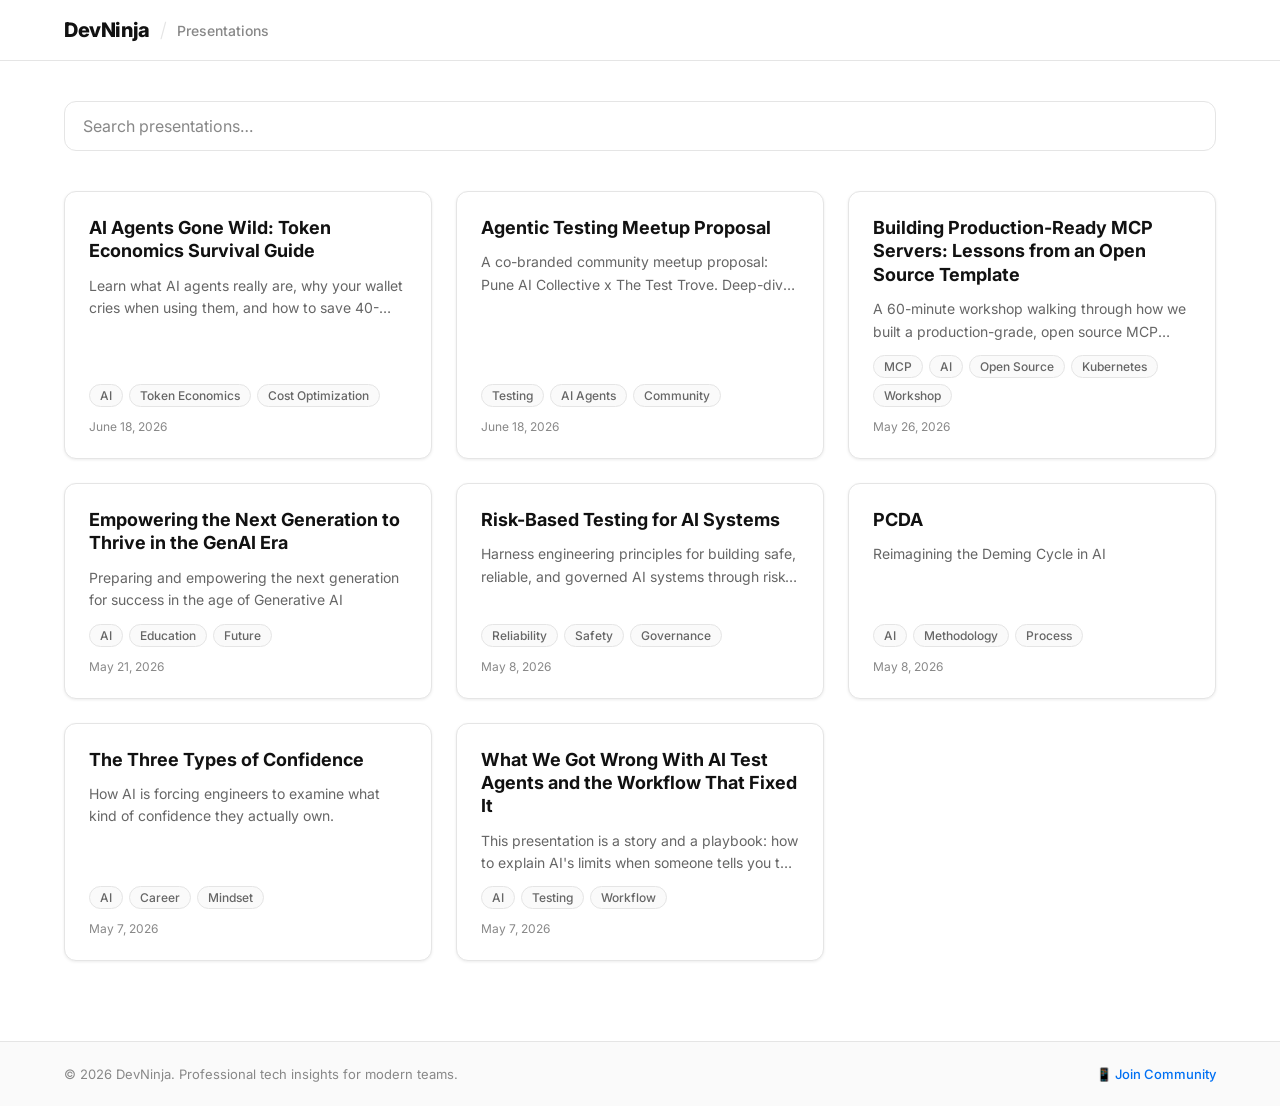
<file: index.html>
<!DOCTYPE html>
<html lang="en">
<head>
  <meta charset="UTF-8">
  <meta name="viewport" content="width=device-width, initial-scale=1.0">
  <title>Presentations · DevNinja</title>
  <meta name="description" content="Technical presentations from DevNinja on AI, engineering, and modern software development.">
  <link rel="preconnect" href="https://fonts.googleapis.com">
  <link rel="preconnect" href="https://fonts.gstatic.com" crossorigin>
  <link href="https://fonts.googleapis.com/css2?family=Inter:wght@400;500;600;700;800&display=swap" rel="stylesheet">
  <link rel="stylesheet" href="assets/css/style.css">
</head>
<body>

<header class="header">
  <div class="header-inner">
    <a href="https://devninja.in" class="logo">DevNinja</a>
    <span class="logo-sep">/</span>
    <span class="site-name">Presentations</span>
  </div>
</header>

<main class="main">
  <div class="search-wrap">
    <input
      class="search-input"
      type="search"
      id="search"
      placeholder="Search presentations…"
      autocomplete="off"
      aria-label="Search presentations"
    >
  </div>
  <div class="card-grid" id="grid"></div>
  <div class="empty" id="empty">No presentations found.</div>
</main>

<footer class="footer">
  <div class="footer-inner">
    <span>© 2026 DevNinja. Professional tech insights for modern teams.</span>
    <a
      class="footer-link"
      href="https://whatsapp.com/channel/0029Va4bjZE3wtb3J2FWPr2V"
      target="_blank"
      rel="noopener noreferrer"
    >📱 Join Community</a>
  </div>
</footer>

<script>
  const grid = document.getElementById('grid');
  const empty = document.getElementById('empty');
  const search = document.getElementById('search');
  let all = [];

  function esc(s) {
    return String(s)
      .replace(/&/g, '&amp;')
      .replace(/</g, '&lt;')
      .replace(/>/g, '&gt;')
      .replace(/"/g, '&quot;');
  }

  function formatDate(iso) {
    return new Date(iso + 'T00:00:00').toLocaleDateString('en-US', {
      year: 'numeric', month: 'long', day: 'numeric'
    });
  }

  function render(items) {
    grid.innerHTML = items.map(p => `
      <a class="card" href="/${esc(p.slug)}/">
        <div class="card-title">${esc(p.title)}</div>
        <div class="card-desc">${esc(p.description)}</div>
        <div class="card-tags">${p.tags.map(t => `<span class="tag">${esc(t)}</span>`).join('')}</div>
        <div class="card-date">${formatDate(p.date)}</div>
      </a>
    `).join('');
    empty.classList.toggle('visible', items.length === 0);
  }

  function filter(q) {
    const t = q.toLowerCase().trim();
    if (!t) return all;
    return all.filter(p =>
      p.title.toLowerCase().includes(t) ||
      p.description.toLowerCase().includes(t) ||
      p.tags.some(tag => tag.toLowerCase().includes(t))
    );
  }

  search.addEventListener('input', e => render(filter(e.target.value)));

  fetch('presentations.json')
    .then(r => { if (!r.ok) throw new Error(r.status); return r.json(); })
    .then(data => {
      all = data.sort((a, b) => b.date.localeCompare(a.date));
      render(all);
    })
    .catch(err => {
      console.error('Failed to load presentations:', err);
      empty.classList.add('visible');
    });
</script>

</body>
</html>
</file>
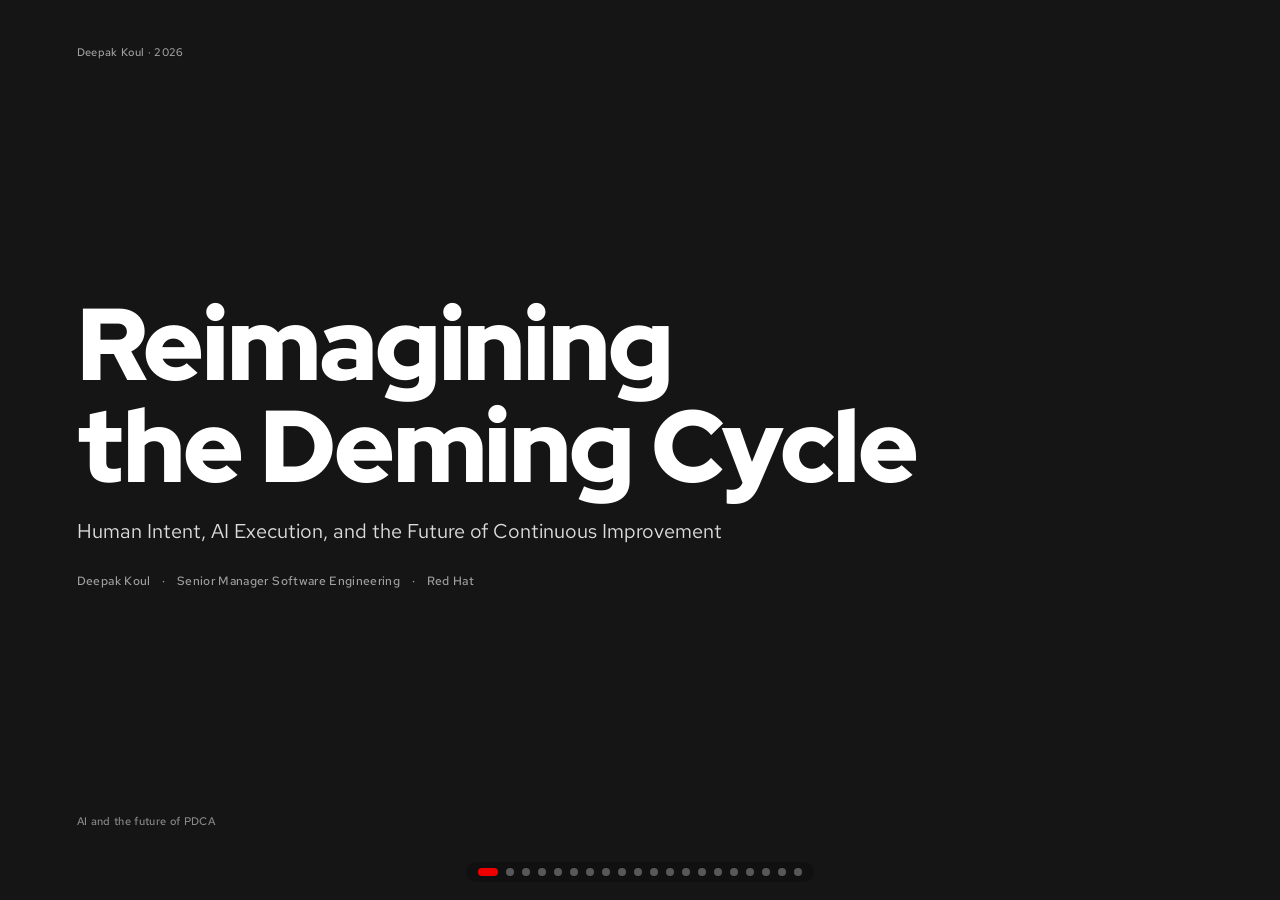
<file: pcda/index.html>
<!DOCTYPE html>
<html lang="en">
<head>
<meta charset="UTF-8">
<meta name="viewport" content="width=device-width, initial-scale=1.0">
<title>Reimagining the Deming Cycle for the AI Era · Red Hat</title>
<link rel="preconnect" href="https://fonts.googleapis.com">
<link rel="preconnect" href="https://fonts.gstatic.com" crossorigin>
<link href="https://fonts.googleapis.com/css2?family=Red+Hat+Display:wght@400;500;600;700;800;900&family=Red+Hat+Text:wght@400;500;600;700&display=swap" rel="stylesheet">
<style>
:root{
  --ink:#151515;--ink-rgb:21,21,21;
  --paper:#ffffff;--paper-rgb:255,255,255;
  --rh-red:#ee0000;--rh-red-rgb:238,0,0;--rh-red-light:#ff442b;
  --display:"Red Hat Display",sans-serif;
  --text:"Red Hat Text",sans-serif;
}
*{box-sizing:border-box;margin:0;padding:0}
html,body{width:100%;height:100%;overflow:hidden;background:var(--ink);color:var(--paper);font-family:var(--text);-webkit-font-smoothing:antialiased}
canvas.bg{position:fixed;inset:0;width:100vw;height:100vh;z-index:0;display:block;transition:opacity 1.2s ease}
canvas#bg-light{opacity:0}
canvas#bg-dark{opacity:1}
body.light-bg canvas#bg-light{opacity:1}
body.light-bg canvas#bg-dark{opacity:0}
#deck{position:fixed;inset:0;width:10000vw;height:100vh;display:flex;flex-wrap:nowrap;transition:transform .9s cubic-bezier(.77,0,.175,1);z-index:10;will-change:transform}
.slide{width:100vw;height:100vh;flex:0 0 100vw;position:relative;padding:5vh 6vw 8vh 6vw;display:flex;flex-direction:column;overflow:hidden}
.slide.light{color:var(--ink);background:var(--paper)}
.slide.dark{color:var(--paper);background:var(--ink)}
.slide::before{content:"";position:absolute;inset:0;z-index:-1;pointer-events:none;transition:background .7s ease}
.slide.light::before{background:rgba(var(--paper-rgb),.85)}
.slide.dark::before{background:rgba(var(--ink-rgb),.85)}
.slide.hero.light::before{background:rgba(var(--paper-rgb),.2)}
.slide.hero.dark::before{background:rgba(var(--ink-rgb),.15)}
.chrome{display:flex;justify-content:space-between;font-family:var(--text);font-weight:500;font-size:11px;letter-spacing:.03em;opacity:.6;margin-bottom:3vh}
.foot{margin-top:auto;display:flex;justify-content:space-between;font-family:var(--text);font-weight:500;font-size:11px;letter-spacing:.03em;opacity:.5;padding-top:2vh}
.frame{flex:1;display:flex;flex-direction:column;min-height:0}
.h-hero{font-family:var(--display);font-weight:900;font-size:8vw;line-height:1;letter-spacing:-.02em}
.h-xl{font-family:var(--display);font-weight:700;font-size:5vw;line-height:1.1;letter-spacing:-.01em}
.h-md{font-family:var(--display);font-weight:600;font-size:2vw;line-height:1.25}
.lead{font-family:var(--text);font-weight:400;font-size:1.6vw;line-height:1.5;opacity:.85;margin-top:2vh}
.body{font-family:var(--text);font-weight:400;font-size:1.1vw;line-height:1.6;opacity:.8}
.meta-row{display:flex;gap:1em;font-family:var(--text);font-weight:500;font-size:.9vw;letter-spacing:.03em;opacity:.6;margin-top:3vh}
.grid-4{display:grid;grid-template-columns:repeat(2,1fr);gap:2vh 3vw;flex:1;align-content:start;margin-top:3vh}
.grid-3{display:grid;grid-template-columns:repeat(3,1fr);gap:2vh 3vw;flex:1;align-content:start;margin-top:3vh}
.grid-2{display:grid;grid-template-columns:1fr 1fr;gap:3vw;flex:1;align-content:start;margin-top:3vh}
.card{padding:2vh 1.5vw;background:rgba(127,127,127,.08);border-radius:4px}
.card .t{font-family:var(--display);font-weight:600;font-size:1.4vw;margin-bottom:.8vh}
.card .d{font-family:var(--text);font-size:1vw;line-height:1.5;opacity:.75}
.stat{padding:1.5vh 0;border-top:1px solid rgba(127,127,127,.25)}
.stat .n{font-family:var(--display);font-weight:800;font-size:4vw;letter-spacing:-.02em;color:var(--rh-red)}
.slide.dark .stat .n{color:var(--rh-red-light)}
.stat .l{font-family:var(--text);font-size:1vw;opacity:.7;margin-top:.5vh}
.callout{padding:2vh 2vw;border-left:3px solid var(--rh-red);background:rgba(127,127,127,.06);margin-top:2vh}
.callout .q{font-family:var(--display);font-weight:600;font-size:1.4vw;line-height:1.4}
.callout .src{font-family:var(--text);font-size:.9vw;opacity:.6;margin-top:1vh}
.rowline{display:grid;grid-template-columns:1fr 2fr;gap:2vw;padding:1.5vh 0;border-top:1px solid rgba(127,127,127,.2);align-items:center}
.rowline .k{font-family:var(--display);font-weight:700;font-size:1.3vw}
.rowline .v{font-family:var(--text);font-size:1vw;opacity:.8}
.accent{color:var(--rh-red)}
.slide.dark .accent{color:var(--rh-red-light)}
#nav{position:fixed;left:50%;bottom:2vh;transform:translateX(-50%);z-index:30;display:flex;gap:8px;padding:6px 12px;border-radius:999px;background:rgba(0,0,0,.2);backdrop-filter:blur(10px)}
#nav .dot{width:8px;height:8px;border-radius:50%;background:rgba(255,255,255,.3);cursor:pointer;transition:all .3s;border:0;padding:0}
#nav .dot.active{background:var(--rh-red);width:20px;border-radius:999px}
body.light-bg #nav{background:rgba(255,255,255,.3)}
body.light-bg #nav .dot{background:rgba(0,0,0,.2)}
body.light-bg #nav .dot.active{background:var(--rh-red)}
</style>
</head>
<body>
<canvas id="bg-dark" class="bg"></canvas>
<canvas id="bg-light" class="bg"></canvas>

<div id="deck">

<!-- SLIDE 1: Cover -->
<section class="slide hero dark">
  <div class="chrome"><div>Deepak Koul · 2026</div><div></div></div>
  <div class="frame" style="justify-content:center">
    <h1 class="h-hero">Reimagining<br>the Deming Cycle</h1>
    <p class="lead" style="max-width:55vw">Human Intent, AI Execution, and the Future of Continuous Improvement</p>
    <div class="meta-row">
      <span>Deepak Koul</span><span>·</span><span>Senior Manager Software Engineering</span><span>·</span><span>Red Hat</span>
    </div>
  </div>
  <div class="foot"><div>AI and the future of PDCA</div><div></div></div>
</section>

<!-- SLIDE 2: What is PDCA -->
<section class="slide light">
  <div class="chrome"><div>Foundations</div><div>01 / 20</div></div>
  <div class="frame">
    <h2 class="h-xl">Plan-Do-Check-Act</h2>
    <p class="lead" style="max-width:60vw">The Deming Cycle: improvement through experimentation, observation, learning, and adjustment.</p>
    <div class="grid-4">
      <div class="card"><div class="t">Plan</div><div class="d">Define a change or experiment. Identify what to improve and how to measure success.</div></div>
      <div class="card"><div class="t">Do</div><div class="d">Execute the change. Implement on a small scale to test the hypothesis.</div></div>
      <div class="card"><div class="t">Check</div><div class="d">Examine outcomes and learn. Did the change produce expected results?</div></div>
      <div class="card"><div class="t">Act</div><div class="d">Standardize improvements or adjust direction. Iterate and begin again.</div></div>
    </div>
  </div>
  <div class="foot"><div>The universal feedback loop</div><div>Foundations</div></div>
</section>

<!-- SLIDE 3: Deming's Legacy -->
<section class="slide dark">
  <div class="chrome"><div>History</div><div>02 / 20</div></div>
  <div class="frame">
    <h2 class="h-xl">W. Edwards Deming</h2>
    <p class="lead" style="max-width:55vw">Systems thinking, statistical quality control, and continuous improvement through experimentation.</p>
    <div class="grid-2" style="margin-top:4vh">
      <div>
        <p class="body">His ideas profoundly influenced post-war Japanese manufacturing, especially Toyota. These principles shaped Lean manufacturing, which later influenced Agile software development.</p>
        <div class="callout" style="margin-top:3vh">
          <div class="q">"In God we trust. All others must bring data."</div>
          <div class="src">— W. Edwards Deming</div>
        </div>
      </div>
      <div>
        <div class="stat"><div class="n">1950s</div><div class="l">Toyota Production System emerges</div></div>
        <div class="stat"><div class="n">2001</div><div class="l">Agile Manifesto published</div></div>
      </div>
    </div>
  </div>
  <div class="foot"><div>The intellectual roots of iteration</div><div>History</div></div>
</section>

<!-- SLIDE 4: PDCA to Agile -->
<section class="slide light">
  <div class="chrome"><div>Connection</div><div>03 / 20</div></div>
  <div class="frame">
    <h2 class="h-xl">PDCA Became Agile</h2>
    <p class="lead" style="max-width:55vw">The resemblance is not accidental.</p>
    <div class="grid-2" style="margin-top:3vh">
      <div>
        <div class="h-md" style="margin-bottom:2vh;opacity:.6">Deming Cycle</div>
        <div class="rowline"><div class="k">Plan</div><div class="v">Define a change or experiment</div></div>
        <div class="rowline"><div class="k">Do</div><div class="v">Execute the change</div></div>
        <div class="rowline"><div class="k">Study</div><div class="v">Examine outcomes and learn</div></div>
        <div class="rowline"><div class="k">Act</div><div class="v">Standardize or adjust</div></div>
      </div>
      <div>
        <div class="h-md" style="margin-bottom:2vh;opacity:.6">Agile Sprint</div>
        <div class="rowline"><div class="k">Planning</div><div class="v">Sprint planning session</div></div>
        <div class="rowline"><div class="k">Build</div><div class="v">Development and testing</div></div>
        <div class="rowline"><div class="k">Review</div><div class="v">Sprint review and retrospective</div></div>
        <div class="rowline"><div class="k">Adapt</div><div class="v">Process and backlog adjustment</div></div>
      </div>
    </div>
  </div>
  <div class="foot"><div>Knowledge emerges through iteration</div><div>Connection</div></div>
</section>

<!-- SLIDE 5: Divider - AI Shift -->
<section class="slide hero light">
  <div class="chrome"><div>Act II</div><div>04 / 20</div></div>
  <div class="frame" style="justify-content:center">
    <h1 class="h-hero">The AI Shift</h1>
    <p class="lead" style="max-width:50vw">What changes when execution becomes cheap and analysis becomes instant?</p>
  </div>
  <div class="foot"><div></div><div></div></div>
</section>

<!-- SLIDE 6: Old Costs -->
<section class="slide dark">
  <div class="chrome"><div>The Problem</div><div>05 / 20</div></div>
  <div class="frame">
    <h2 class="h-xl">Experimentation Was Expensive</h2>
    <p class="lead" style="max-width:55vw">Every step in the improvement loop required human effort, coordination, and time.</p>
    <div class="grid-4">
      <div class="card"><div class="t">Execute tests manually</div><div class="d">Engineers wrote, ran, and monitored every experiment by hand.</div></div>
      <div class="card"><div class="t">Analyze data manually</div><div class="d">Results required human interpretation, often days or weeks later.</div></div>
      <div class="card"><div class="t">Coordinate communication</div><div class="d">Sharing findings required meetings, documents, and alignment.</div></div>
      <div class="card"><div class="t">Apply changes manually</div><div class="d">Every improvement had to be implemented step by step.</div></div>
    </div>
  </div>
  <div class="foot"><div>The feedback loop was measured in weeks, not seconds</div><div>Legacy</div></div>
</section>

<!-- SLIDE 7: AI Capabilities -->
<section class="slide light">
  <div class="chrome"><div>The Solution</div><div>06 / 20</div></div>
  <div class="frame">
    <h2 class="h-xl">What AI Systems Can Do Now</h2>
    <p class="lead" style="max-width:55vw">AI dramatically compresses the cost of iteration.</p>
    <div class="grid-4">
      <div class="card"><div class="t">Code generation</div><div class="d">Generate, test, and refactor code autonomously</div></div>
      <div class="card"><div class="t">Pattern detection</div><div class="d">Analyze patterns and detect anomalies at scale</div></div>
      <div class="card"><div class="t">Process optimization</div><div class="d">Optimize workflows and recommend changes</div></div>
      <div class="card"><div class="t">Continuous monitoring</div><div class="d">Monitor outcomes and adapt in real-time</div></div>
    </div>
  </div>
  <div class="foot"><div>The economics of iteration have changed</div><div>AI Capabilities</div></div>
</section>

<!-- SLIDE 8: The New Model -->
<section class="slide hero dark">
  <div class="chrome"><div>The Thesis</div><div>07 / 20</div></div>
  <div class="frame" style="justify-content:center">
    <h1 class="h-hero" style="font-size:6vw">Human Intent,<br>AI Execution</h1>
    <div class="grid-4" style="max-width:80vw;margin-top:4vh">
      <div class="stat"><div class="n">Plan</div><div class="l">Human — Define intent and strategy</div></div>
      <div class="stat"><div class="n">Do</div><div class="l">AI — Execute at machine speed</div></div>
      <div class="stat"><div class="n">Study</div><div class="l">Human — Interpret and understand</div></div>
      <div class="stat"><div class="n">Act</div><div class="l">AI — Operationalize improvements</div></div>
    </div>
  </div>
  <div class="foot"><div>The cycle becomes dramatically faster</div><div></div></div>
</section>

<!-- SLIDE 9: Plan - Human Intent -->
<section class="slide light">
  <div class="chrome"><div>Deep Dive</div><div>08 / 20</div></div>
  <div class="frame">
    <h2 class="h-xl">Plan: Human Intent</h2>
    <p class="lead" style="max-width:55vw">Planning remains fundamentally human because it requires capabilities AI cannot replicate.</p>
    <div class="grid-4">
      <div class="card"><div class="t">Contextual understanding</div><div class="d">Grasping the full situation and its nuances</div></div>
      <div class="card"><div class="t">Ethical judgment</div><div class="d">Deciding what should vs. shouldn't be done</div></div>
      <div class="card"><div class="t">Strategic prioritization</div><div class="d">Choosing what matters most given constraints</div></div>
      <div class="card"><div class="t">Long-term thinking</div><div class="d">Considering consequences beyond the immediate</div></div>
    </div>
    <div class="callout"><div class="q">Humans determine: What matters. What success means. Which risks are acceptable.</div></div>
  </div>
  <div class="foot"><div>AI can assist, but humans define purpose</div><div>Plan</div></div>
</section>

<!-- SLIDE 10: Do - AI Execution -->
<section class="slide dark">
  <div class="chrome"><div>Deep Dive</div><div>09 / 20</div></div>
  <div class="frame">
    <h2 class="h-xl">Do: AI Execution</h2>
    <p class="lead" style="max-width:55vw">AI systems can execute changes at machine speed, running thousands of experiments in parallel.</p>
    <div class="grid-3">
      <div class="card"><div class="t">Speed</div><div class="d">Execute thousands of variations while humans complete one. Parallel experimentation at scale.</div></div>
      <div class="card"><div class="t">Consistency</div><div class="d">No fatigue, no variation, no human error. Every execution follows protocol precisely.</div></div>
      <div class="card"><div class="t">Scale</div><div class="d">Handle complexity that would overwhelm human teams. Coordinate across systems seamlessly.</div></div>
    </div>
  </div>
  <div class="foot"><div>Execution becomes a commodity</div><div>Do</div></div>
</section>

<!-- SLIDE 11: Study - Human Interpretation -->
<section class="slide light">
  <div class="chrome"><div>Deep Dive</div><div>10 / 20</div></div>
  <div class="frame">
    <h2 class="h-xl">Study: Human Interpretation</h2>
    <p class="lead" style="max-width:55vw">AI can surface patterns. Interpreting what they mean requires human judgment.</p>
    <div class="grid-2" style="margin-top:3vh">
      <div>
        <p class="body">Understanding why something worked or failed, and what it implies for strategy, remains distinctly human. Context, culture, and consequences all require human interpretation.</p>
        <div class="callout" style="margin-top:3vh">
          <div class="q">"Data tells you what. Humans understand why."</div>
          <div class="src">— The interpretation gap</div>
        </div>
      </div>
      <div>
        <div class="stat"><div class="n">Patterns</div><div class="l">AI provides: Correlations, anomalies, trends</div></div>
        <div class="stat"><div class="n">Meaning</div><div class="l">Humans provide: Interpretation, implications, decisions</div></div>
      </div>
    </div>
  </div>
  <div class="foot"><div>The gap between data and wisdom</div><div>Study</div></div>
</section>

<!-- SLIDE 12: Act - AI Operationalization -->
<section class="slide dark">
  <div class="chrome"><div>Deep Dive</div><div>11 / 20</div></div>
  <div class="frame">
    <h2 class="h-xl">Act: AI Operationalization</h2>
    <p class="lead" style="max-width:55vw">Once humans decide what to do, AI can operationalize those decisions at scale.</p>
    <div class="grid-4">
      <div class="card"><div class="t">Deploy changes</div><div class="d">Roll out improvements across systems automatically</div></div>
      <div class="card"><div class="t">Update documentation</div><div class="d">Keep processes and docs in sync with changes</div></div>
      <div class="card"><div class="t">Notify stakeholders</div><div class="d">Communicate changes to the right people</div></div>
      <div class="card"><div class="t">Monitor impact</div><div class="d">Track whether changes produce expected outcomes</div></div>
    </div>
  </div>
  <div class="foot"><div>Operationalization becomes seamless</div><div>Act</div></div>
</section>

<!-- SLIDE 13: Divider - But -->
<section class="slide hero light">
  <div class="chrome"><div>Act III</div><div>12 / 20</div></div>
  <div class="frame" style="justify-content:center">
    <h1 class="h-hero">But...</h1>
    <p class="lead" style="max-width:50vw">Speed alone does not guarantee wisdom.</p>
  </div>
  <div class="foot"><div></div><div></div></div>
</section>

<!-- SLIDE 14: Over-automation -->
<section class="slide dark">
  <div class="chrome"><div>Risk</div><div>13 / 20</div></div>
  <div class="frame">
    <h2 class="h-xl">The Over-Automation Trap</h2>
    <p class="lead" style="max-width:55vw">If AI handles all four stages, the cycle becomes a black box. The organization loses understanding.</p>
    <div class="grid-2" style="margin-top:3vh">
      <div>
        <p class="body">Without human involvement in planning and interpretation, organizations optimize for metrics without understanding context. They become faster at doing the wrong things.</p>
        <div class="callout" style="margin-top:3vh">
          <div class="q">"Automating without understanding is delegating responsibility without accountability."</div>
        </div>
      </div>
      <div>
        <div class="card" style="margin-bottom:2vh"><div class="t">Loss of agency</div><div class="d">Teams no longer understand why decisions are made</div></div>
        <div class="card"><div class="t">Blind optimization</div><div class="d">Maximizing metrics without understanding tradeoffs</div></div>
      </div>
    </div>
  </div>
  <div class="foot"><div>Faster is not always better</div><div>Risk</div></div>
</section>

<!-- SLIDE 15: Shallow Learning -->
<section class="slide light">
  <div class="chrome"><div>Risk</div><div>14 / 20</div></div>
  <div class="frame">
    <h2 class="h-xl">The Shallow Learning Trap</h2>
    <p class="lead" style="max-width:55vw">If AI executes improvements automatically, humans may never learn why certain changes work.</p>
    <div class="grid-2" style="margin-top:3vh">
      <div class="card">
        <div class="t">Deep Learning (Good)</div>
        <div class="d">Teams understand why things work. Knowledge transfers between people. Organization can adapt to new contexts. Judgment improves over time.</div>
      </div>
      <div class="card" style="opacity:.7">
        <div class="t">Shallow Learning (Danger)</div>
        <div class="d">AI improves metrics, humans don't know why. Knowledge stays in the system, not the team. Organization becomes dependent on tools. Human judgment atrophies.</div>
      </div>
    </div>
  </div>
  <div class="foot"><div>The difference between using AI and depending on AI</div><div>Risk</div></div>
</section>

<!-- SLIDE 16: Human Judgment -->
<section class="slide dark">
  <div class="chrome"><div>Principle</div><div>15 / 20</div></div>
  <div class="frame">
    <h2 class="h-xl">Preserving Human Judgment</h2>
    <p class="lead" style="max-width:55vw">Complex systems require judgment that AI cannot provide.</p>
    <div class="grid-3">
      <div class="card"><div class="t">Direction</div><div class="d">Deciding what to optimize for. Choosing which metrics matter. Defining success.</div></div>
      <div class="card"><div class="t">Guardrails</div><div class="d">Setting boundaries on what AI can do. Defining ethical limits. Preventing harmful optimization.</div></div>
      <div class="card"><div class="t">Override</div><div class="d">The ability to say no. To stop, reverse, or redirect when AI recommendations feel wrong.</div></div>
    </div>
  </div>
  <div class="foot"><div>Judgment cannot be delegated</div><div>Principle</div></div>
</section>

<!-- SLIDE 17: The Balance -->
<section class="slide hero dark">
  <div class="chrome"><div>Synthesis</div><div>16 / 20</div></div>
  <div class="frame" style="justify-content:center">
    <h1 class="h-hero" style="font-size:7vw">Finding<br>the Balance</h1>
    <p class="lead" style="max-width:55vw">The goal is not to remove humans from the loop. It's to put humans where they add the most value.</p>
    <div class="meta-row" style="margin-top:4vh">
      <span>Humans: Intent + Interpretation</span><span>·</span><span>AI: Execution + Operationalization</span>
    </div>
  </div>
  <div class="foot"><div>Not human or AI. Human with AI.</div><div></div></div>
</section>

<!-- SLIDE 18: Takeaways -->
<section class="slide light">
  <div class="chrome"><div>Summary</div><div>17 / 20</div></div>
  <div class="frame">
    <h2 class="h-xl">Key Takeaways</h2>
    <div style="margin-top:3vh">
      <div class="rowline"><div class="k" style="color:var(--rh-red)">01</div><div class="v">The Deming Cycle's core insight survives: improvement emerges through disciplined feedback loops.</div></div>
      <div class="rowline"><div class="k" style="color:var(--rh-red)">02</div><div class="v">AI changes the economics of iteration. Execution and analysis become cheaper and faster.</div></div>
      <div class="rowline"><div class="k" style="color:var(--rh-red)">03</div><div class="v">The new model: Humans own Plan and Study. AI owns Do and Act.</div></div>
      <div class="rowline"><div class="k" style="color:var(--rh-red)">04</div><div class="v">Guard against over-automation and shallow learning. Speed without wisdom is just faster failure.</div></div>
    </div>
  </div>
  <div class="foot"><div>The future of continuous improvement</div><div>Summary</div></div>
</section>

<!-- SLIDE 19: CTA -->
<section class="slide hero light">
  <div class="chrome"><div>Action</div><div>18 / 20</div></div>
  <div class="frame" style="justify-content:center">
    <h1 class="h-hero" style="font-size:5vw">In your team,<br>which parts of the cycle<br>should AI handle?</h1>
    <p class="lead" style="max-width:50vw">Start identifying the execution and operationalization tasks that don't require human judgment.</p>
  </div>
  <div class="foot"><div></div><div></div></div>
</section>

<!-- SLIDE 20: Close -->
<section class="slide hero dark">
  <div class="chrome"><div>Red Hat · 2026</div><div>20 / 20</div></div>
  <div class="frame" style="justify-content:center">
    <h1 class="h-hero">Questions?</h1>
    <div class="meta-row" style="margin-top:4vh">
      <span>Deepak Koul</span><span>·</span><span>Senior Manager Software Engineering</span><span>·</span><span>Red Hat</span>
    </div>
  </div>
  <div class="foot"><div>Reimagining the Deming Cycle for the AI Era</div><div></div></div>
</section>

</div>

<div id="nav"></div>

<script>
const VS=`attribute vec2 position;void main(){gl_Position=vec4(position,0.0,1.0);}`;
const FS_DARK=`precision highp float;uniform vec2 u_resolution;uniform float u_time;
void main(){vec2 uv=gl_FragCoord.xy/u_resolution.xy;vec3 col=vec3(0.08,0.08,0.08);
float n=sin(uv.x*10.0+u_time*0.5)*sin(uv.y*10.0+u_time*0.3)*0.02;
col+=n;gl_FragColor=vec4(col,1.0);}`;
const FS_LIGHT=`precision highp float;uniform vec2 u_resolution;uniform float u_time;
void main(){vec2 uv=gl_FragCoord.xy/u_resolution.xy;vec3 col=vec3(0.96,0.96,0.96);
float n=sin(uv.x*8.0+u_time*0.4)*sin(uv.y*8.0+u_time*0.2)*0.015;
col+=n;gl_FragColor=vec4(col,1.0);}`;
function bootGL(id,fs){const c=document.getElementById(id),gl=c.getContext('webgl');if(!gl)return()=>{};
const mk=(t,s)=>{const sh=gl.createShader(t);gl.shaderSource(sh,s);gl.compileShader(sh);return sh};
const p=gl.createProgram();gl.attachShader(p,mk(gl.VERTEX_SHADER,VS));gl.attachShader(p,mk(gl.FRAGMENT_SHADER,fs));
gl.linkProgram(p);gl.useProgram(p);const b=gl.createBuffer();gl.bindBuffer(gl.ARRAY_BUFFER,b);
gl.bufferData(gl.ARRAY_BUFFER,new Float32Array([-1,-1,1,-1,-1,1,-1,1,1,-1,1,1]),gl.STATIC_DRAW);
const pos=gl.getAttribLocation(p,'position');gl.enableVertexAttribArray(pos);gl.vertexAttribPointer(pos,2,gl.FLOAT,false,0,0);
const lR=gl.getUniformLocation(p,'u_resolution'),lT=gl.getUniformLocation(p,'u_time');
const resize=()=>{c.width=innerWidth;c.height=innerHeight;gl.viewport(0,0,c.width,c.height)};
addEventListener('resize',resize);resize();
return t=>{gl.uniform2f(lR,c.width,c.height);gl.uniform1f(lT,t);gl.drawArrays(gl.TRIANGLES,0,6)};}
const dD=bootGL('bg-dark',FS_DARK),dL=bootGL('bg-light',FS_LIGHT);
const t0=Date.now();(function loop(){const t=(Date.now()-t0)/1000;dD(t);dL(t);requestAnimationFrame(loop)})();
const deck=document.getElementById('deck'),slides=deck.querySelectorAll('.slide'),nav=document.getElementById('nav');
let idx=0,total=slides.length;deck.style.width=(total*100)+'vw';
slides.forEach((_,i)=>{const b=document.createElement('button');b.className='dot';b.onclick=()=>go(i);nav.appendChild(b)});
function go(n){idx=Math.max(0,Math.min(total-1,n));deck.style.transform=`translateX(${-idx*100}vw)`;
nav.querySelectorAll('.dot').forEach((d,i)=>d.classList.toggle('active',i===idx));
const th=slides[idx].classList.contains('light')?'light':'dark';document.body.classList.toggle('light-bg',th==='light');}
addEventListener('keydown',e=>{if(e.key==='ArrowRight'||e.key===' ')go(idx+1);if(e.key==='ArrowLeft')go(idx-1)});
let wa=0;addEventListener('wheel',e=>{wa+=e.deltaY;if(Math.abs(wa)>50){go(idx+(wa>0?1:-1));wa=0}},{passive:true});
go(0);
</script>
</body>
</html>
</file>
<file: assets/css/style.css>
:root {
  --tc-green: #00d084;
  --tc-blue: #0070f3;
  --text-primary: #111111;
  --text-secondary: #666666;
  --text-muted: #888888;
  --bg-primary: #ffffff;
  --bg-secondary: #fafafa;
  --border: #e5e5e5;
  --shadow-sm: 0 1px 3px rgba(0,0,0,.08);
  --shadow-md: 0 4px 12px rgba(0,0,0,.1);
  --radius-md: 12px;
  --radius-full: 9999px;
}

*, *::before, *::after { box-sizing: border-box; margin: 0; padding: 0; }

body {
  font-family: 'Inter', -apple-system, BlinkMacSystemFont, sans-serif;
  background: var(--bg-primary);
  color: var(--text-primary);
  -webkit-font-smoothing: antialiased;
}

/* ── Header ── */
.header {
  border-bottom: 1px solid var(--border);
  background: var(--bg-primary);
  position: sticky;
  top: 0;
  z-index: 10;
}
.header-inner {
  max-width: 1200px;
  margin: 0 auto;
  padding: 0 24px;
  height: 60px;
  display: flex;
  align-items: center;
  gap: 10px;
}
.logo {
  font-weight: 800;
  font-size: 20px;
  color: var(--text-primary);
  text-decoration: none;
  letter-spacing: -.02em;
}
.logo:hover { color: var(--tc-green); }
.logo-sep { color: var(--border); font-weight: 300; font-size: 20px; }
.site-name { font-size: 14px; font-weight: 500; color: var(--text-muted); }

/* ── Main ── */
.main {
  max-width: 1200px;
  margin: 0 auto;
  padding: 40px 24px 80px;
}

/* ── Search ── */
.search-wrap { margin-bottom: 40px; }
.search-input {
  width: 100%;
  padding: 14px 18px;
  border: 1.5px solid var(--border);
  border-radius: var(--radius-md);
  font-family: inherit;
  font-size: 16px;
  color: var(--text-primary);
  background: var(--bg-primary);
  outline: none;
  transition: border-color .15s;
}
.search-input::placeholder { color: var(--text-muted); }
.search-input:focus {
  border-color: var(--tc-green);
  box-shadow: 0 0 0 3px rgba(0, 208, 132, 0.2);
}

/* ── Card grid ── */
.card-grid {
  display: grid;
  grid-template-columns: repeat(3, 1fr);
  gap: 24px;
}

/* ── Card ── */
.card {
  background: var(--bg-primary);
  border: 1px solid var(--border);
  border-radius: var(--radius-md);
  box-shadow: var(--shadow-sm);
  padding: 24px;
  text-decoration: none;
  color: inherit;
  display: flex;
  flex-direction: column;
  gap: 12px;
  transition: box-shadow .2s, border-color .2s, transform .15s;
}
.card:hover {
  box-shadow: var(--shadow-md);
  border-color: var(--tc-green);
  transform: translateY(-2px);
}
.card-title {
  font-size: 18px;
  font-weight: 700;
  line-height: 1.3;
  color: var(--text-primary);
}
.card-desc {
  font-size: 14px;
  color: var(--text-secondary);
  line-height: 1.6;
  display: -webkit-box;
  -webkit-line-clamp: 2;
  -webkit-box-orient: vertical;
  overflow: hidden;
}
.card-tags {
  display: flex;
  flex-wrap: wrap;
  gap: 6px;
  margin-top: auto;
}
.tag {
  font-size: 12px;
  font-weight: 500;
  color: var(--text-secondary);
  background: var(--bg-secondary);
  border: 1px solid var(--border);
  padding: 3px 10px;
  border-radius: var(--radius-full);
}
.card-date {
  font-size: 12px;
  color: var(--text-muted);
}

/* ── Empty state ── */
.empty {
  display: none;
  text-align: center;
  padding: 80px 0;
  color: var(--text-muted);
  font-size: 16px;
}
.empty.visible { display: block; }

/* ── Footer ── */
.footer { border-top: 1px solid var(--border); background: var(--bg-secondary); }
.footer-inner {
  max-width: 1200px;
  margin: 0 auto;
  padding: 24px;
  display: flex;
  justify-content: space-between;
  align-items: center;
  font-size: 13px;
  color: var(--text-muted);
}
.footer-link {
  color: var(--tc-blue);
  text-decoration: none;
  font-weight: 500;
}
.footer-link:hover { text-decoration: underline; }

/* ── Responsive ── */
@media (max-width: 768px) {
  .card-grid { grid-template-columns: repeat(2, 1fr); }
}
@media (max-width: 480px) {
  .card-grid { grid-template-columns: 1fr; }
  .main { padding: 24px 16px 60px; }
  .header-inner { padding: 0 16px; }
  .footer-inner { flex-direction: column; gap: 12px; text-align: center; }
}
</file>
